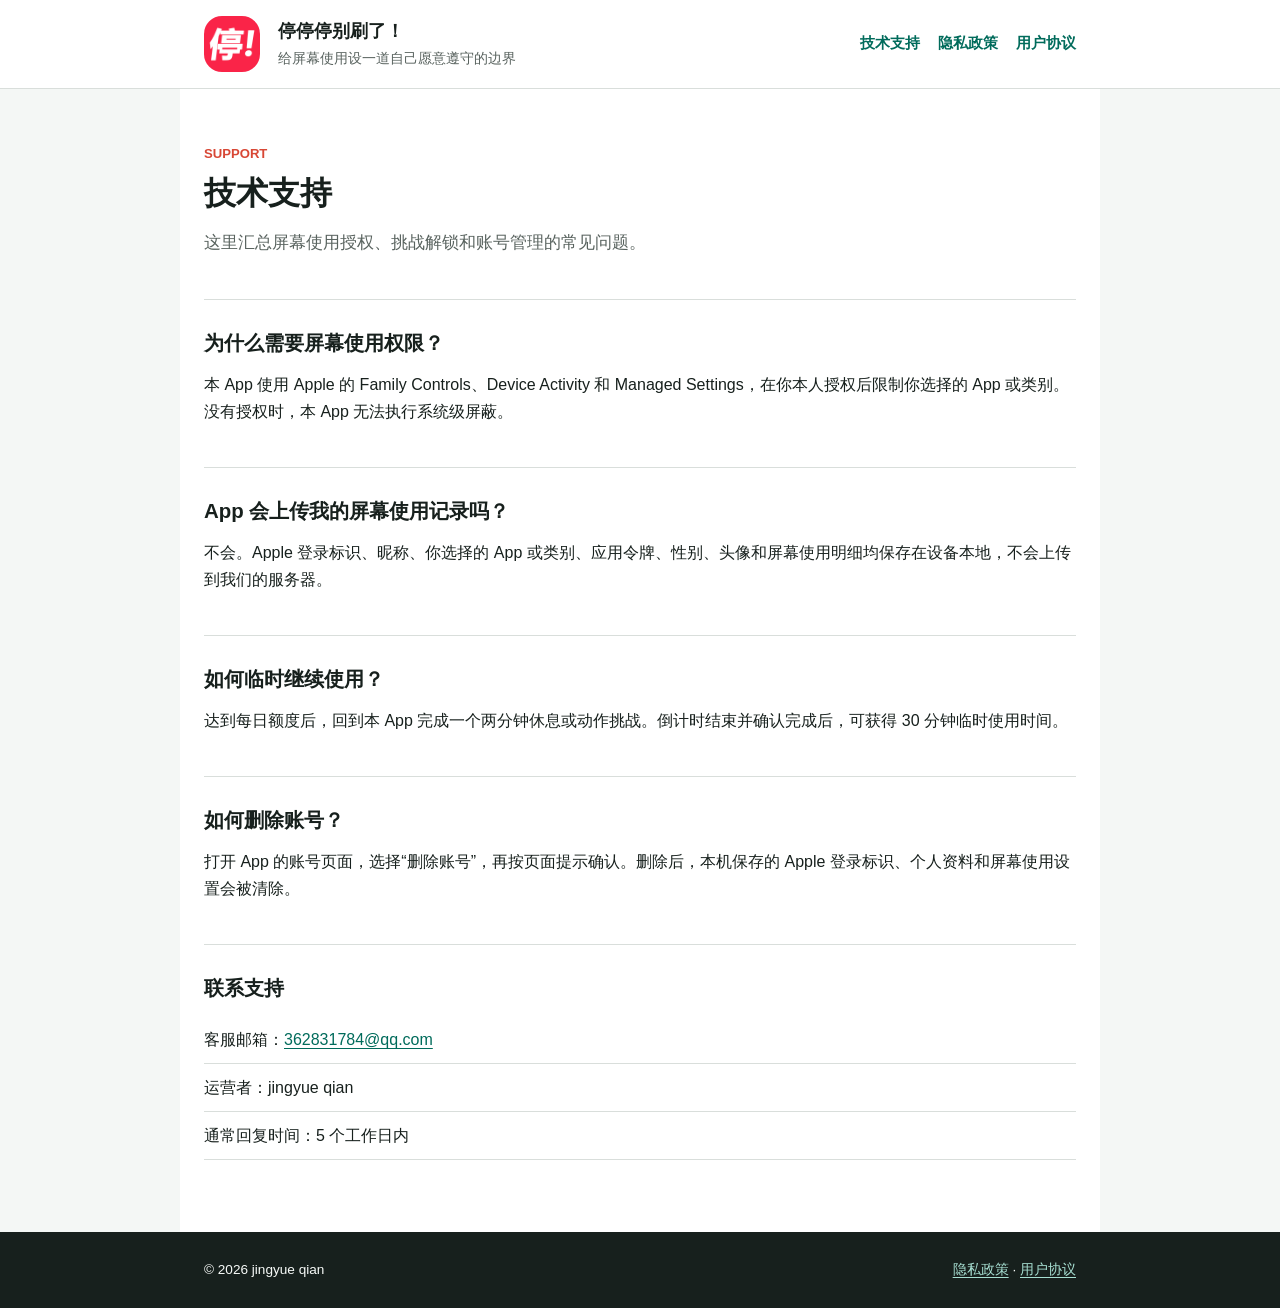
<file: index.html>
<!doctype html>
<html lang="zh-CN">
<head>
  <meta charset="utf-8">
  <meta name="viewport" content="width=device-width, initial-scale=1">
  <meta name="description" content="停停停别刷了！技术支持与常见问题。">
  <title>技术支持 | 停停停别刷了！</title>
  <link rel="stylesheet" href="./styles.css">
</head>
<body>
  <header class="site-header">
    <div class="header-inner">
      <img class="app-icon" src="./app-icon.png" alt="停停停别刷了！App 图标">
      <div class="brand"><strong>停停停别刷了！</strong><span>给屏幕使用设一道自己愿意遵守的边界</span></div>
      <nav class="site-nav" aria-label="法律与支持">
        <a href="./">技术支持</a>
        <a href="./privacy/">隐私政策</a>
        <a href="./terms/">用户协议</a>
      </nav>
    </div>
  </header>
  <main class="page">
    <p class="eyebrow">Support</p>
    <h1>技术支持</h1>
    <p class="lede">这里汇总屏幕使用授权、挑战解锁和账号管理的常见问题。</p>

    <h2>为什么需要屏幕使用权限？</h2>
    <p>本 App 使用 Apple 的 Family Controls、Device Activity 和 Managed Settings，在你本人授权后限制你选择的 App 或类别。没有授权时，本 App 无法执行系统级屏蔽。</p>

    <h2>App 会上传我的屏幕使用记录吗？</h2>
    <p>不会。Apple 登录标识、昵称、你选择的 App 或类别、应用令牌、性别、头像和屏幕使用明细均保存在设备本地，不会上传到我们的服务器。</p>

    <h2>如何临时继续使用？</h2>
    <p>达到每日额度后，回到本 App 完成一个两分钟休息或动作挑战。倒计时结束并确认完成后，可获得 30 分钟临时使用时间。</p>

    <h2>如何删除账号？</h2>
    <p>打开 App 的账号页面，选择“删除账号”，再按页面提示确认。删除后，本机保存的 Apple 登录标识、个人资料和屏幕使用设置会被清除。</p>

    <h2>联系支持</h2>
    <ul class="contact-list">
      <li>客服邮箱：<a href="mailto:362831784@qq.com">362831784@qq.com</a></li>
      <li>运营者：jingyue qian</li>
      <li>通常回复时间：5 个工作日内</li>
    </ul>
  </main>
  <footer class="site-footer"><div class="footer-inner"><span>© 2026 jingyue qian</span><span><a href="./privacy/">隐私政策</a> · <a href="./terms/">用户协议</a></span></div></footer>
</body>
</html>
</file>
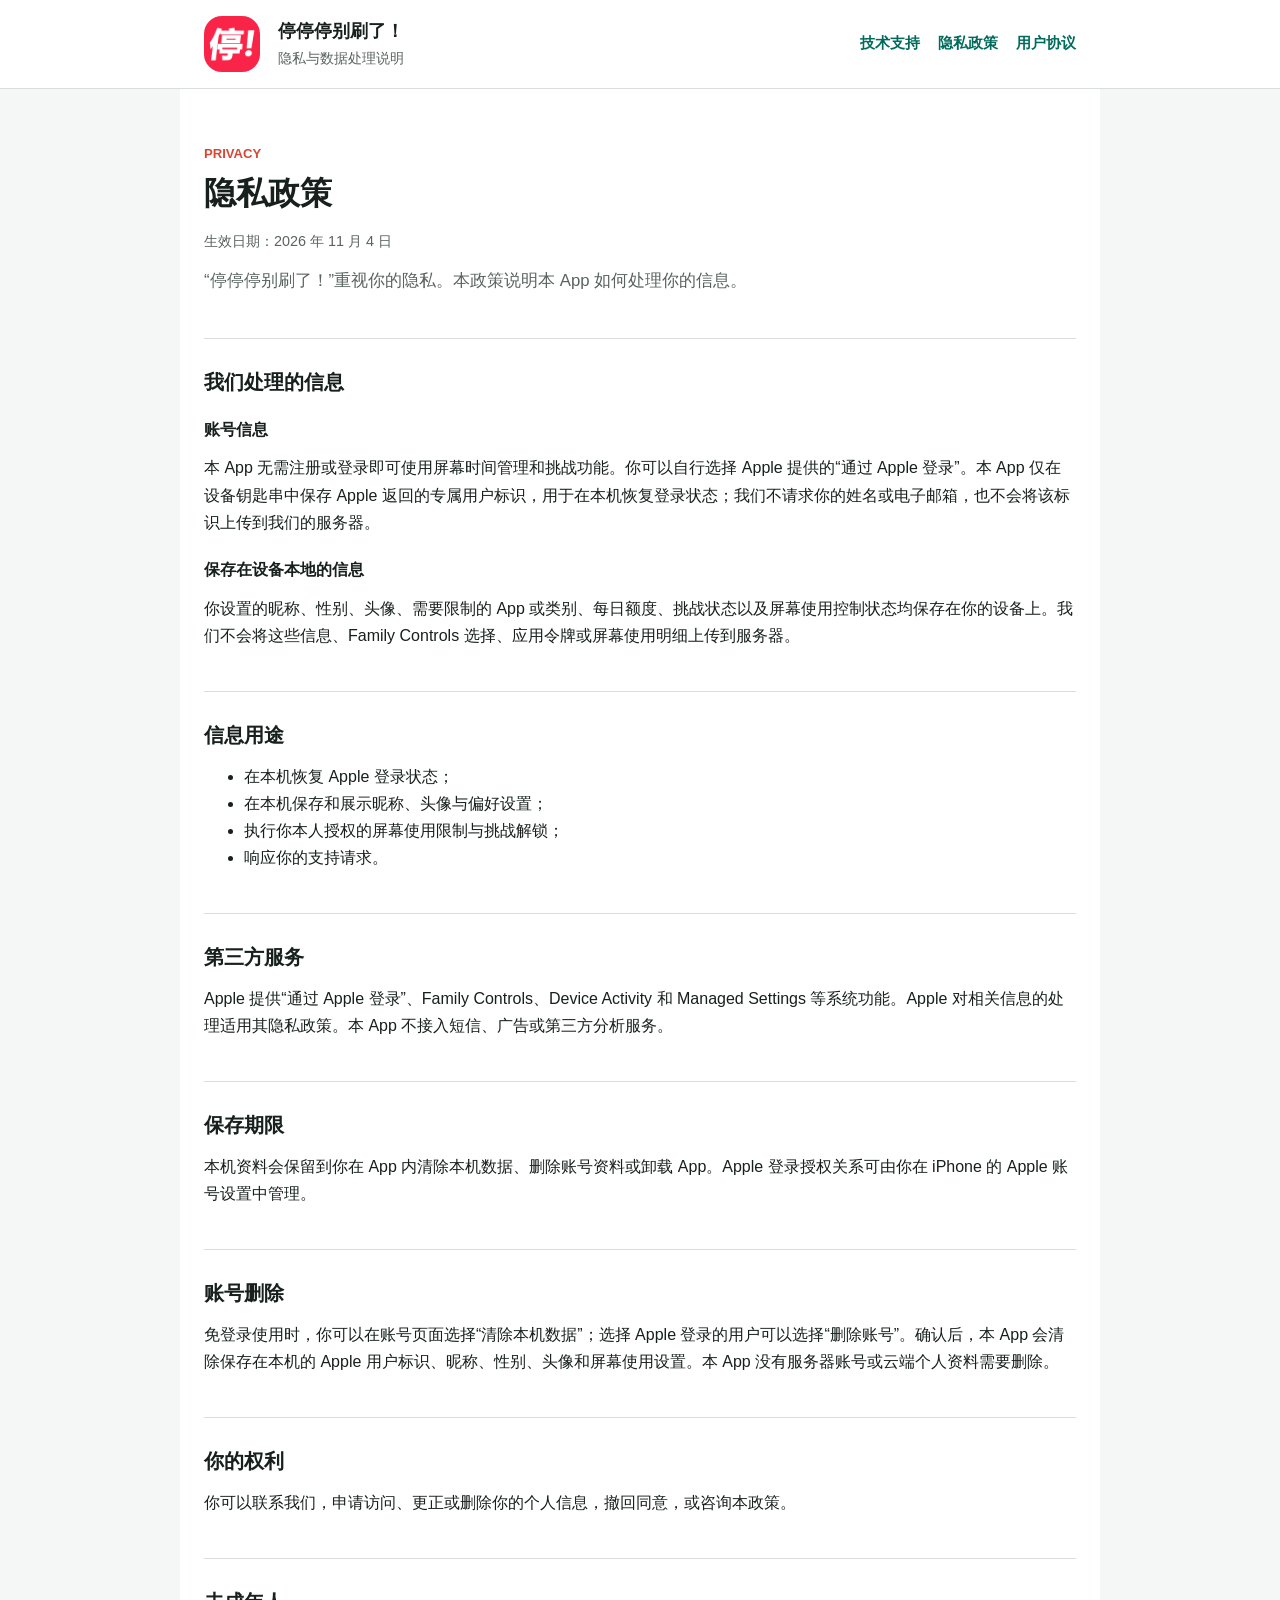
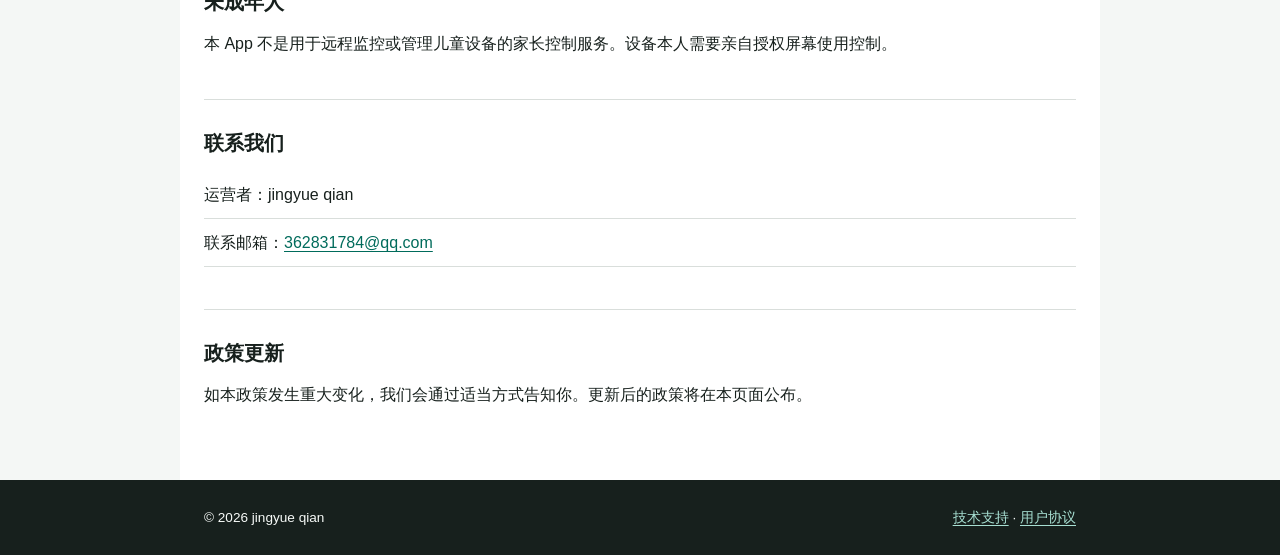
<file: privacy/index.html>
<!doctype html>
<html lang="zh-CN">
<head>
  <meta charset="utf-8">
  <meta name="viewport" content="width=device-width, initial-scale=1">
  <meta name="description" content="停停停别刷了！隐私政策。">
  <title>隐私政策 | 停停停别刷了！</title>
  <link rel="stylesheet" href="../styles.css">
</head>
<body>
  <header class="site-header">
    <div class="header-inner">
      <img class="app-icon" src="../app-icon.png" alt="停停停别刷了！App 图标">
      <div class="brand"><strong>停停停别刷了！</strong><span>隐私与数据处理说明</span></div>
      <nav class="site-nav" aria-label="法律与支持">
        <a href="../">技术支持</a>
        <a href="./">隐私政策</a>
        <a href="../terms/">用户协议</a>
      </nav>
    </div>
  </header>
  <main class="page">
    <p class="eyebrow">Privacy</p>
    <h1>隐私政策</h1>
    <p class="meta">生效日期：2026 年 11 月 4 日</p>
    <p class="lede">“停停停别刷了！”重视你的隐私。本政策说明本 App 如何处理你的信息。</p>

    <h2>我们处理的信息</h2>
    <h3>账号信息</h3>
    <p>本 App 无需注册或登录即可使用屏幕时间管理和挑战功能。你可以自行选择 Apple 提供的“通过 Apple 登录”。本 App 仅在设备钥匙串中保存 Apple 返回的专属用户标识，用于在本机恢复登录状态；我们不请求你的姓名或电子邮箱，也不会将该标识上传到我们的服务器。</p>
    <h3>保存在设备本地的信息</h3>
    <p>你设置的昵称、性别、头像、需要限制的 App 或类别、每日额度、挑战状态以及屏幕使用控制状态均保存在你的设备上。我们不会将这些信息、Family Controls 选择、应用令牌或屏幕使用明细上传到服务器。</p>

    <h2>信息用途</h2>
    <ul>
      <li>在本机恢复 Apple 登录状态；</li>
      <li>在本机保存和展示昵称、头像与偏好设置；</li>
      <li>执行你本人授权的屏幕使用限制与挑战解锁；</li>
      <li>响应你的支持请求。</li>
    </ul>

    <h2>第三方服务</h2>
    <p>Apple 提供“通过 Apple 登录”、Family Controls、Device Activity 和 Managed Settings 等系统功能。Apple 对相关信息的处理适用其隐私政策。本 App 不接入短信、广告或第三方分析服务。</p>

    <h2>保存期限</h2>
    <p>本机资料会保留到你在 App 内清除本机数据、删除账号资料或卸载 App。Apple 登录授权关系可由你在 iPhone 的 Apple 账号设置中管理。</p>

    <h2>账号删除</h2>
    <p>免登录使用时，你可以在账号页面选择“清除本机数据”；选择 Apple 登录的用户可以选择“删除账号”。确认后，本 App 会清除保存在本机的 Apple 用户标识、昵称、性别、头像和屏幕使用设置。本 App 没有服务器账号或云端个人资料需要删除。</p>

    <h2>你的权利</h2>
    <p>你可以联系我们，申请访问、更正或删除你的个人信息，撤回同意，或咨询本政策。</p>

    <h2>未成年人</h2>
    <p>本 App 不是用于远程监控或管理儿童设备的家长控制服务。设备本人需要亲自授权屏幕使用控制。</p>

    <h2>联系我们</h2>
    <ul class="contact-list">
      <li>运营者：jingyue qian</li>
      <li>联系邮箱：<a href="mailto:362831784@qq.com">362831784@qq.com</a></li>
    </ul>

    <h2>政策更新</h2>
    <p>如本政策发生重大变化，我们会通过适当方式告知你。更新后的政策将在本页面公布。</p>
  </main>
  <footer class="site-footer"><div class="footer-inner"><span>© 2026 jingyue qian</span><span><a href="../">技术支持</a> · <a href="../terms/">用户协议</a></span></div></footer>
</body>
</html>
</file>
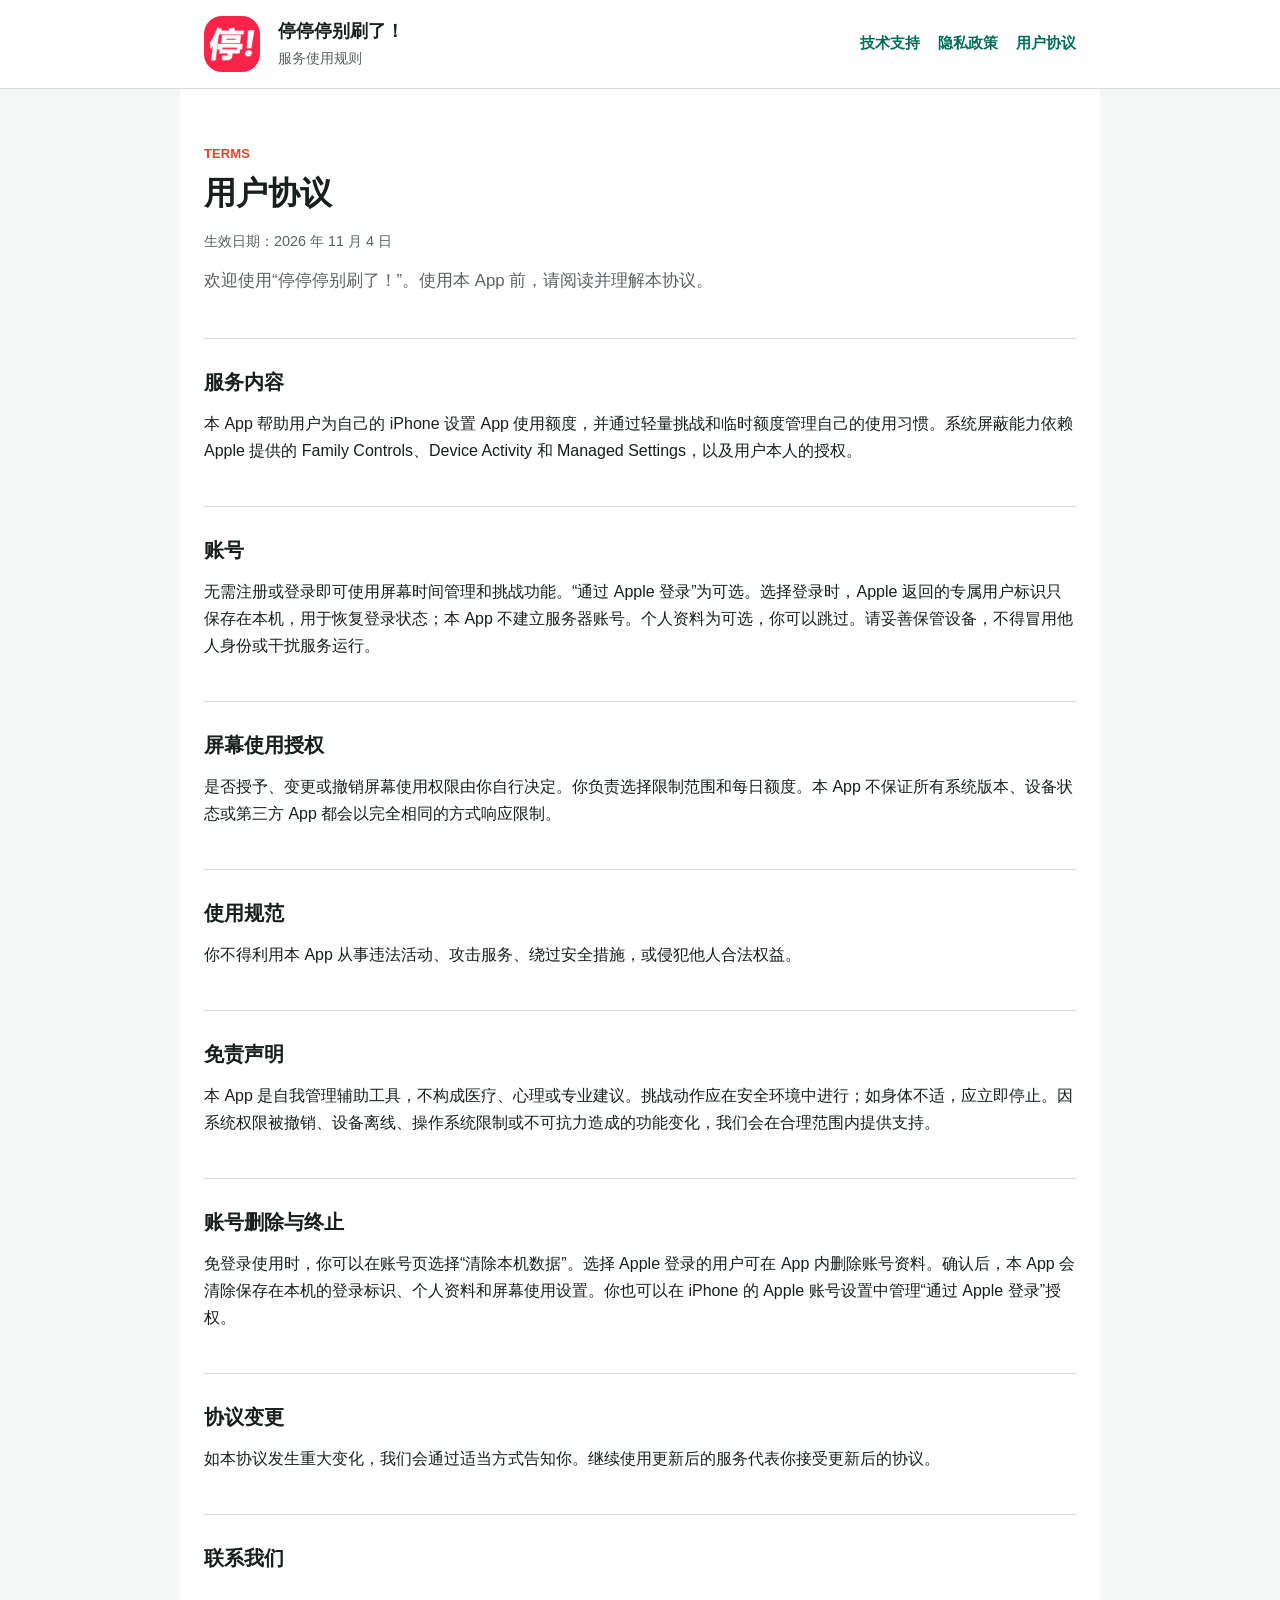
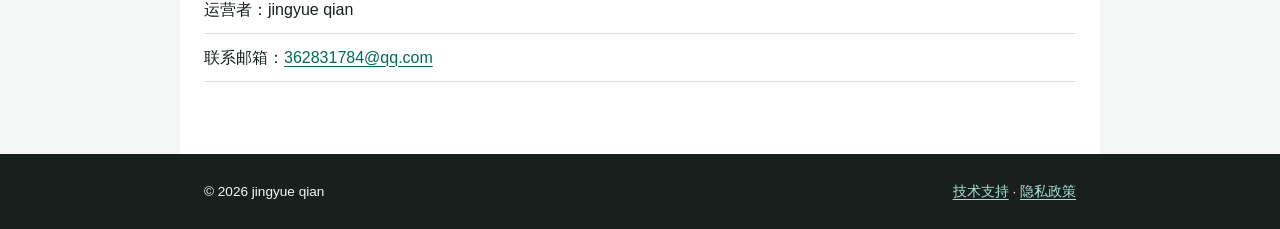
<file: terms/index.html>
<!doctype html>
<html lang="zh-CN">
<head>
  <meta charset="utf-8">
  <meta name="viewport" content="width=device-width, initial-scale=1">
  <meta name="description" content="停停停别刷了！用户协议。">
  <title>用户协议 | 停停停别刷了！</title>
  <link rel="stylesheet" href="../styles.css">
</head>
<body>
  <header class="site-header">
    <div class="header-inner">
      <img class="app-icon" src="../app-icon.png" alt="停停停别刷了！App 图标">
      <div class="brand"><strong>停停停别刷了！</strong><span>服务使用规则</span></div>
      <nav class="site-nav" aria-label="法律与支持">
        <a href="../">技术支持</a>
        <a href="../privacy/">隐私政策</a>
        <a href="./">用户协议</a>
      </nav>
    </div>
  </header>
  <main class="page">
    <p class="eyebrow">Terms</p>
    <h1>用户协议</h1>
    <p class="meta">生效日期：2026 年 11 月 4 日</p>
    <p class="lede">欢迎使用“停停停别刷了！”。使用本 App 前，请阅读并理解本协议。</p>

    <h2>服务内容</h2>
    <p>本 App 帮助用户为自己的 iPhone 设置 App 使用额度，并通过轻量挑战和临时额度管理自己的使用习惯。系统屏蔽能力依赖 Apple 提供的 Family Controls、Device Activity 和 Managed Settings，以及用户本人的授权。</p>

    <h2>账号</h2>
    <p>无需注册或登录即可使用屏幕时间管理和挑战功能。“通过 Apple 登录”为可选。选择登录时，Apple 返回的专属用户标识只保存在本机，用于恢复登录状态；本 App 不建立服务器账号。个人资料为可选，你可以跳过。请妥善保管设备，不得冒用他人身份或干扰服务运行。</p>

    <h2>屏幕使用授权</h2>
    <p>是否授予、变更或撤销屏幕使用权限由你自行决定。你负责选择限制范围和每日额度。本 App 不保证所有系统版本、设备状态或第三方 App 都会以完全相同的方式响应限制。</p>

    <h2>使用规范</h2>
    <p>你不得利用本 App 从事违法活动、攻击服务、绕过安全措施，或侵犯他人合法权益。</p>

    <h2>免责声明</h2>
    <p>本 App 是自我管理辅助工具，不构成医疗、心理或专业建议。挑战动作应在安全环境中进行；如身体不适，应立即停止。因系统权限被撤销、设备离线、操作系统限制或不可抗力造成的功能变化，我们会在合理范围内提供支持。</p>

    <h2>账号删除与终止</h2>
    <p>免登录使用时，你可以在账号页选择“清除本机数据”。选择 Apple 登录的用户可在 App 内删除账号资料。确认后，本 App 会清除保存在本机的登录标识、个人资料和屏幕使用设置。你也可以在 iPhone 的 Apple 账号设置中管理“通过 Apple 登录”授权。</p>

    <h2>协议变更</h2>
    <p>如本协议发生重大变化，我们会通过适当方式告知你。继续使用更新后的服务代表你接受更新后的协议。</p>

    <h2>联系我们</h2>
    <ul class="contact-list">
      <li>运营者：jingyue qian</li>
      <li>联系邮箱：<a href="mailto:362831784@qq.com">362831784@qq.com</a></li>
    </ul>
  </main>
  <footer class="site-footer"><div class="footer-inner"><span>© 2026 jingyue qian</span><span><a href="../">技术支持</a> · <a href="../privacy/">隐私政策</a></span></div></footer>
</body>
</html>
</file>
<file: styles.css>
:root {
  color-scheme: light;
  --ink: #17201d;
  --muted: #59635f;
  --line: #d9dedb;
  --paper: #ffffff;
  --wash: #f4f7f5;
  --accent: #d84735;
  --accent-dark: #a72e21;
  --link: #006b5b;
}

* {
  box-sizing: border-box;
}

html {
  background: var(--wash);
  color: var(--ink);
  font-family: -apple-system, BlinkMacSystemFont, "Segoe UI", sans-serif;
  font-size: 16px;
  line-height: 1.7;
}

body {
  margin: 0;
}

a {
  color: var(--link);
  text-decoration-thickness: 1px;
  text-underline-offset: 3px;
}

a:hover {
  color: var(--accent-dark);
}

.site-header {
  background: var(--paper);
  border-bottom: 1px solid var(--line);
}

.header-inner,
.page,
.footer-inner {
  margin: 0 auto;
  max-width: 920px;
  padding-left: 24px;
  padding-right: 24px;
}

.header-inner {
  align-items: center;
  display: flex;
  gap: 18px;
  min-height: 88px;
}

.app-icon {
  border-radius: 18px;
  height: 56px;
  width: 56px;
}

.brand {
  flex: 1;
}

.brand strong,
.brand span {
  display: block;
}

.brand strong {
  font-size: 1.1rem;
}

.brand span {
  color: var(--muted);
  font-size: 0.85rem;
}

.site-nav {
  display: flex;
  flex-wrap: wrap;
  gap: 8px 18px;
}

.site-nav a {
  font-size: 0.92rem;
  font-weight: 600;
  text-decoration: none;
}

.page {
  background: var(--paper);
  min-height: calc(100vh - 190px);
  padding-bottom: 72px;
  padding-top: 54px;
}

.eyebrow {
  color: var(--accent);
  font-size: 0.82rem;
  font-weight: 700;
  margin: 0 0 8px;
  text-transform: uppercase;
}

h1,
h2,
h3 {
  line-height: 1.3;
  margin: 0;
}

h1 {
  font-size: 2rem;
}

h2 {
  border-top: 1px solid var(--line);
  font-size: 1.28rem;
  margin-top: 42px;
  padding-top: 30px;
}

h3 {
  font-size: 1rem;
  margin-top: 24px;
}

p,
ul {
  margin-bottom: 0;
  margin-top: 14px;
}

.lede,
.meta {
  color: var(--muted);
}

.lede {
  font-size: 1.05rem;
  max-width: 700px;
}

.meta {
  font-size: 0.9rem;
}

.notice {
  border-left: 4px solid var(--accent);
  margin-top: 30px;
  padding: 2px 0 2px 18px;
}

.contact-list {
  list-style: none;
  padding: 0;
}

.contact-list li {
  border-bottom: 1px solid var(--line);
  padding: 10px 0;
}

.site-footer {
  background: var(--ink);
  color: #f7faf8;
}

.footer-inner {
  display: flex;
  flex-wrap: wrap;
  font-size: 0.85rem;
  gap: 8px 22px;
  justify-content: space-between;
  padding-bottom: 26px;
  padding-top: 26px;
}

.footer-inner a {
  color: #a7dfd2;
}

@media (max-width: 680px) {
  .header-inner {
    align-items: flex-start;
    flex-wrap: wrap;
    padding-bottom: 18px;
    padding-top: 16px;
  }

  .site-nav {
    flex-basis: 100%;
  }

  .page {
    padding-top: 38px;
  }

  h1 {
    font-size: 1.7rem;
  }
}
</file>
